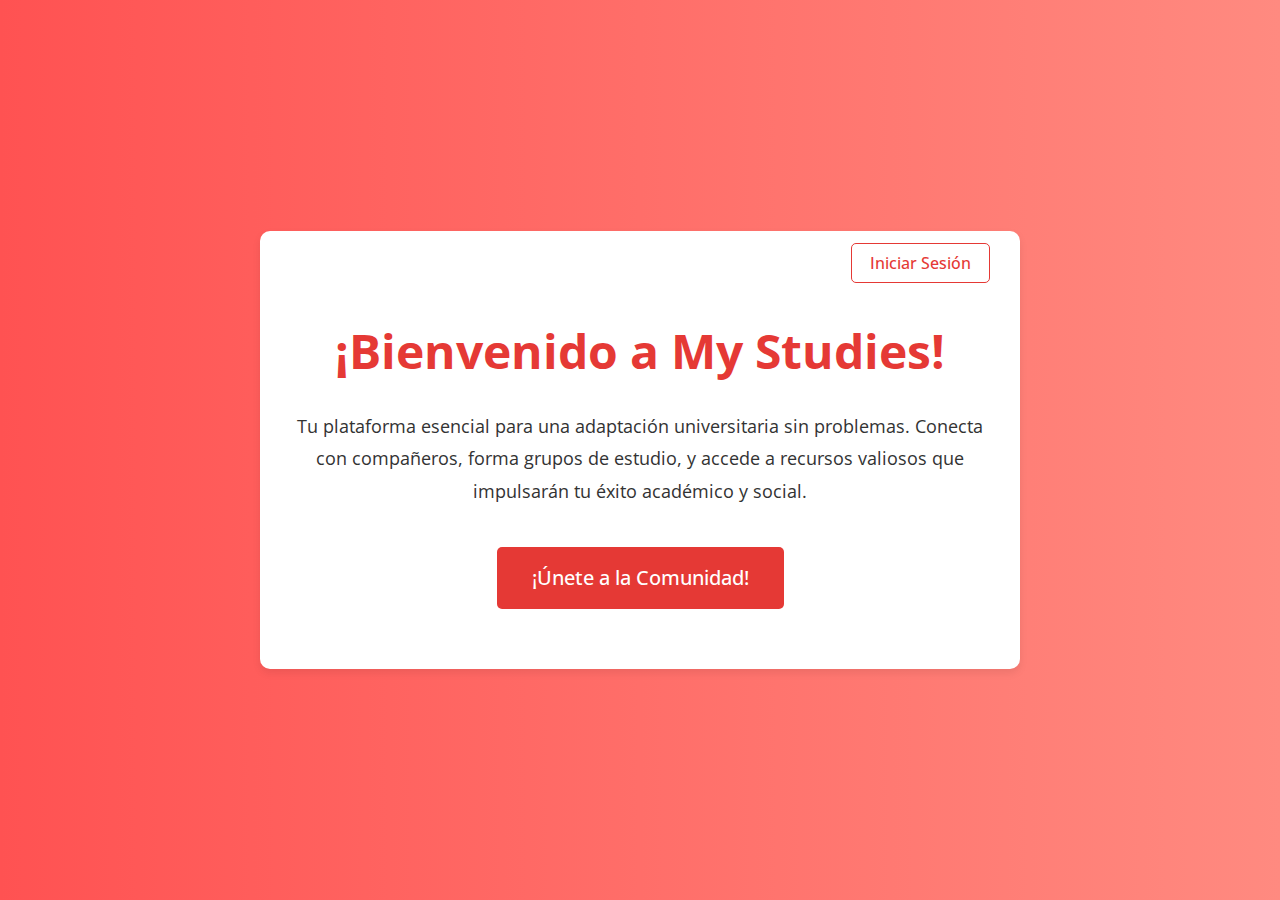
<file: index.html>
<!DOCTYPE html>
<html lang="es">
<head>
    <meta charset="UTF-8">
    <meta name="viewport" content="width=device-width, initial-scale=1.0">
    <title>My Studies - Tu Compañero Universitario</title>
    <link href="https://fonts.googleapis.com/css2?family=Open+Sans:wght@300;400;600;700&display=swap" rel="stylesheet">
    <link rel="stylesheet" href="landing.css"> 
</head>
<body>
    <div class="container">
        <div class="header-action">
            <a href="app.html" class="btn-secondary-inverted">Iniciar Sesión</a>
        </div>
        <h1>¡Bienvenido a My Studies!</h1>
        <p>Tu plataforma esencial para una adaptación universitaria sin problemas. Conecta con compañeros, forma grupos de estudio, y accede a recursos valiosos que impulsarán tu éxito académico y social.</p>
        <div class="cta-buttons">
            <a href="app.html?register=true" class="btn-primary">¡Únete a la Comunidad!</a>
            </div>
    </div>
</body>
</html>
</file>
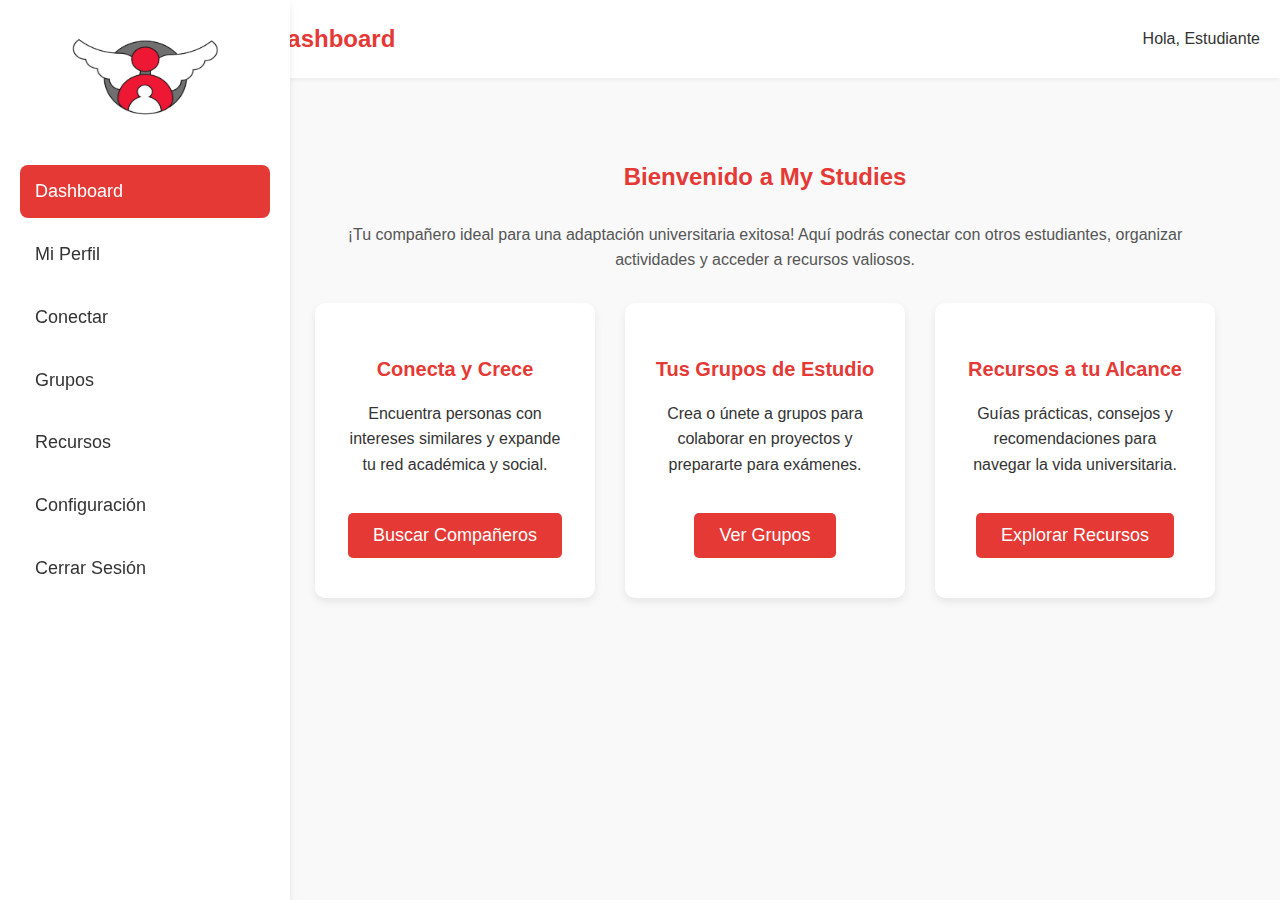
<file: app.html>
<!DOCTYPE html>
<html lang="es">
<head>
    <meta charset="UTF-8">
    <meta name="viewport" content="width=device-width, initial-scale=1.0">
    <title>My Studies - Aplicación</title>
    <link href="https://fonts.googleapis.com/css2?family=Poppins:wght@300;400;600;700&display=swap" rel="stylesheet">
    <link rel="stylesheet" href="app_styles.css"> </head>
<body>
    <div class="app-container">
        <aside class="sidebar" id="sidebar">
            <div class="logo"><img height="100" width="150" src="app_imagenes/logo.png" alt="" /></div>
            <nav class="main-nav">
                <ul>
                    <li><a href="#" data-section="dashboard" class="active">Dashboard</a></li>
                    <li><a href="#" data-section="profile">Mi Perfil</a></li>
                    <li><a href="#" data-section="connect">Conectar</a></li>
                    <li><a href="#" data-section="groups">Grupos</a></li>
                    <li><a href="#" data-section="resources">Recursos</a></li>
                    <li><a href="#" data-section="settings">Configuración</a></li>
                    <li><a href="#" id="logoutBtn">Cerrar Sesión</a></li>
                </ul>
            </nav>
        </aside>
        <main class="main-content">
            <header class="app-header">
                <span class="menu-toggle" id="menuToggle">&#9776;</span>
                <h1 id="pageTitle">Dashboard</h1>
                <div class="user-info">Hola, <span id="userName">Estudiante</span></div>
            </header>

            <section class="page-section active" id="dashboard">
                <div class="container">
                    <h2>Bienvenido a My Studies</h2>
                    <p>¡Tu compañero ideal para una adaptación universitaria exitosa! Aquí podrás conectar con otros estudiantes, organizar actividades y acceder a recursos valiosos.</p>

                    <div class="dashboard-cards">
                        <div class="d-card">
                            <h3>Conecta y Crece</h3>
                            <p>Encuentra personas con intereses similares y expande tu red académica y social.</p>
                            <button class="btn-primary" data-section-btn="connect">Buscar Compañeros</button>
                        </div>
                        <div class="d-card">
                            <h3>Tus Grupos de Estudio</h3>
                            <p>Crea o únete a grupos para colaborar en proyectos y prepararte para exámenes.</p>
                            <button class="btn-primary" data-section-btn="groups">Ver Grupos</button>
                        </div>
                        <div class="d-card">
                            <h3>Recursos a tu Alcance</h3>
                            <p>Guías prácticas, consejos y recomendaciones para navegar la vida universitaria.</p>
                            <button class="btn-primary" data-section-btn="resources">Explorar Recursos</button>
                        </div>
                    </div>
                </div>
            </section>

            <section class="page-section" id="profile">
                <div class="container">
                    <h2>Mi Perfil</h2>
                    <p>Aquí puedes ver y actualizar tu información. ¡Ayúdanos a conectarte con la gente correcta!</p>
                    <div class="profile-details">
                        <p><strong>Nombre:</strong> <span id="profileName"></span></p>
                        <p><strong>Correo Universitario:</strong> <span id="profileEmail"></span></p>
                        <p><strong>Universidad:</strong> <span id="profileUniversity"></span></p>
                        <p><strong>Carrera:</strong> <span id="profileCareer"></span></p>
                        <p><strong>Intereses:</strong> <span id="profileInterests"></span></p>
                    </div>
                    <button class="btn-primary" id="editProfileBtn">Editar Perfil</button>
                    
                    <div id="profileEditFormContainer" class="form-modal-container hidden">
                        <div class="form-modal-content">
                            <h3>Editar Información de Perfil</h3>
                            <form id="profileEditForm">
                                <label for="editName">Nombre Completo</label>
                                <input type="text" id="editName" name="editName" required>

                                <label for="editUniversity">Universidad</label>
                                <input type="text" id="editUniversity" name="editUniversity" required>

                                <label for="editCareer">Carrera</label>
                                <input type="text" id="editCareer" name="editCareer" required>

                                <label for="editInterests">Tus Intereses Principales (separados por comas)</label>
                                <textarea id="editInterests" name="editInterests" rows="3"></textarea>

                                <button type="submit" class="btn-primary">Guardar Cambios</button>
                                <button type="button" class="btn-secondary" id="cancelEditProfileBtn">Cancelar</button>
                            </form>
                            <div id="profileEditMessage" class="form-message success hidden"></div>
                        </div>
                    </div>
                </div>
            </section>
                    
            <section class="page-section" id="connect">
                <div class="container">
                    <h2>Conectar con Otros Estudiantes</h2>
                    <p>Encuentra a otros estudiantes por carrera, intereses o actividades.</p>
                    <div class="search-bar">
                        <input type="text" placeholder="Buscar por carrera, intereses o nombre...">
                        <button class="btn-primary">Buscar</button>
                    </div>
                    <div class="student-list">
                        <div class="student-card">
                            <h3>Ana López</h3>
                            <p><strong>Carrera:</strong> Diseño Gráfico</p>
                            <p><strong>Intereses:</strong> Arte, Fotografía, Marketing Digital</p>
                            <button class="btn-secondary">Enviar Conexión</button>
                        </div>
                        <div class="student-card">
                            <h3>Pedro García</h3>
                            <p><strong>Carrera:</strong> Ingeniería de Sistemas</p>
                            <p><strong>Intereses:</strong> Programación, Videojuegos, Ciberseguridad</p>
                            <button class="btn-secondary">Enviar Conexión</button>
                        </div>
                        <p class="small-text">*(La búsqueda y las conexiones son simuladas en este prototipo.)*</p>
                    </div>
                </div>
            </section>

            <section class="page-section" id="groups">
                <div class="container">
                    <h2>Mis Grupos de Estudio y Actividades</h2>
                    <p>Colabora y participa en comunidades. ¡Únete o crea tu propio grupo!</p>
                    <button class="btn-primary" id="createGroupBtn">Crear Nuevo Grupo</button>
                    <div class="group-list">
                        <div class="group-card">
                            <h3>Grupo de Estudio: Cálculo I</h3>
                            <p><strong>Miembros:</strong> 8</p>
                            <p><strong>Descripción:</strong> Apoyo para ejercicios y dudas de Cálculo I.</p>
                            <button class="btn-secondary">Ver Detalles</button>
                        </div>
                        <div class="group-card">
                            <h3>Club de Lectura Universitario</h3>
                            <p><strong>Miembros:</strong> 15</p>
                            <p><strong>Descripción:</strong> Reuniones semanales para discutir libros.</p>
                            <button class="btn-secondary">Unirse</button>
                        </div>
                    </div>
                    
                    <div id="groupCreateFormContainer" class="form-modal-container hidden">
                        <div class="form-modal-content">
                            <h3>Crear Nuevo Grupo</h3>
                            <form id="groupCreateForm">
                                <label for="groupName">Nombre del Grupo</label>
                                <input type="text" id="groupName" name="groupName" required>

                                <label for="groupType">Tipo de Grupo</label>
                                <select id="groupType" name="groupType">
                                    <option value="estudio">Estudio</option>
                                    <option value="social">Social</option>
                                    <option value="deportivo">Deportivo</option>
                                    <option value="cultural">Cultural</option>
                                    <option value="otros">Otros</option>
                                </select>

                                <label for="groupDescription">Descripción del Grupo</label>
                                <textarea id="groupDescription" name="groupDescription" rows="4"></textarea>

                                <button type="submit" class="btn-primary">Crear Grupo</button>
                                <button type="button" class="btn-secondary" id="cancelCreateGroupBtn">Cancelar</button>
                            </form>
                            <div id="groupCreateMessage" class="form-message success hidden"></div>
                        </div>
                    </div>
                </div>
            </section>

            <section class="page-section" id="resources">
                <div class="container">
                    <h2>Recursos y Guías</h2>
                    <p>Encuentra información útil para tu día a día universitario. Guías, consejos y más.</p>
                    <div class="resource-list">
                        <div class="resource-item">
                            <h3>Guía de Trámites Universitarios</h3>
                            <p>Todo lo que necesitas saber sobre matrículas, becas y documentos.</p>
                            <a href="#" class="btn-secondary">Leer Guía</a>
                        </div>
                        <div class="resource-item">
                            <h3>Consejos para el Primer Ciclo</h3>
                            <p>Supera los desafíos iniciales con estas recomendaciones clave.</p>
                            <a href="#" class="btn-secondary">Leer Consejos</a>
                        </div>
                        <p class="small-text">*(Los recursos son simulados en este prototipo.)*</p>
                    </div>
                </div>
            </section>
</file>
<file: landing.css>
:root {
    --primary-color: #E53935; 
    --secondary-color: #9E9E9E; 
    --text-color: #333; 
    --white: #FFFFFF; 
    --shadow-medium: 0 4px 8px rgba(0,0,0,0.08);
}

body {
    font-family: 'Open Sans', sans-serif;
    margin: 0;
    padding: 0;
    box-sizing: border-box;
    line-height: 1.6;
    color: var(--text-color);
    background: linear-gradient(to right, #FF5252, #FF8A80); 
    display: flex;
    justify-content: center;
    align-items: center;
    min-height: 100vh; 
    text-align: center;
    overflow: hidden; 
}

.container {
    background-color: var(--white);
    padding: 50px 30px;
    border-radius: 10px;
    box-shadow: var(--shadow-medium);
    max-width: 700px;
    margin: 20px;
    position: relative;
}

.header-action {
    position: absolute;
    top: 20px;
    right: 30px;
}

.header-action .btn-secondary-inverted {
    background-color: transparent;
    color: var(--primary-color); 
    border: 1px solid var(--primary-color); 
    padding: 8px 18px;
    border-radius: 5px;
    text-decoration: none;
    font-weight: 500; 
    font-size: 16px;
    transition: background-color 0.3s ease, color 0.3s ease;
}

.header-action .btn-secondary-inverted:hover {
    background-color: var(--primary-color);
    color: var(--white);
}

h1 {
    font-size: 48px; 
    font-weight: 700; 
    color: var(--primary-color);
    margin-bottom: 20px;
}

p {
    font-size: 18px; 
    font-weight: 400; 
    color: var(--text-color);
    margin-bottom: 30px;
    line-height: 1.8;
}

.cta-buttons .btn-primary {
    background-color: var(--primary-color); 
    color: var(--white);
    padding: 15px 35px;
    border-radius: 5px;
    text-decoration: none;
    font-weight: 500; 
    font-size: 20px; 
    transition: background-color 0.3s ease;
    display: inline-block;
    margin: 10px;
    border: none; 
}

.cta-buttons .btn-primary:hover {
    background-color: #C62828; 
}

.cta-buttons .btn-secondary {
    background-color: var(--white);
    color: var(--primary-color);
    padding: 15px 35px;
    border-radius: 5px;
    text-decoration: none;
    font-weight: 500; 
    font-size: 20px;
    transition: background-color 0.3s ease, color 0.3s ease, border-color 0.3s ease;
    display: inline-block;
    margin: 10px;
    border: 1px solid var(--primary-color); 
}

.cta-buttons .btn-secondary:hover {
    background-color: var(--primary-color);
    color: var(--white);
}

@media (max-width: 768px) {
    h1 {
        font-size: 36px;
    }
    p {
        font-size: 16px;
    }
    .cta-buttons .btn-primary,
    .cta-buttons .btn-secondary {
        font-size: 18px;
        padding: 12px 25px;
    }
    .header-action {
        top: 15px;
        right: 15px;
    }
    .header-action .btn-secondary-inverted {
        font-size: 14px;
        padding: 6px 12px;
    }
}

@media (max-width: 480px) {
    h1 {
        font-size: 28px;
    }
    p {
        font-size: 15px;
    }
    .cta-buttons .btn-primary,
    .cta-buttons .btn-secondary {
        display: block; 
        width: calc(100% - 20px); 
        margin: 10px auto;
    }
}
</file>
<file: app_styles.css>
:root {
    --primary-color: #E53935; 
    --secondary-color: #9E9E9E; 
    --text-color: #333; 
    --light-gray: #f9f9f9;
    --dark-gray: #555; 
    --white: #FFFFFF;
    --border-color: #e0e0e0; 
    --shadow-light: 0 2px 4px rgba(0,0,0,0.05);
    --shadow-medium: 0 4px 8px rgba(0,0,0,0.08);
    --shadow-heavy: 0 8px 16px rgba(0,0,0,0.2);
}

@import url('https://fonts.googleapis.com/css2?family=Open+Sans:wght@300;400;600;700&display=swap');

body {
    font-family: 'Open Sans', sans-serif; 
    margin: 0;
    padding: 0;
    box-sizing: border-box;
    line-height: 1.6;
    color: var(--text-color);
    background-color: var(--white); 
    overflow-x: hidden; 
}

.container {
    max-width: 900px;
    margin: 0 auto;
    padding: 20px;
}

h1 {
    font-size: 32px; 
    font-family: 'Open Sans', sans-serif;
    font-weight: 700; 
    color: var(--primary-color);
}

h2 {
    font-size: 24px; 
    font-family: 'Open Sans', sans-serif;
    font-weight: 600; 
    color: var(--primary-color);
}

p {
    font-size: 16px; 
    font-family: 'Open Sans', sans-serif;
    font-weight: 400; 
}

.btn-primary {
    background-color: var(--primary-color); 
    color: var(--white);
    padding: 12px 25px; 
    border-radius: 5px;
    text-decoration: none;
    font-weight: 500; 
    font-size: 18px; 
    transition: background-color 0.3s ease;
    border: none;
    cursor: pointer;
    display: inline-block;
    margin: 10px 0; 
}

.btn-primary:hover {
    background-color: #C62828; 
}

.btn-secondary {
    background-color: var(--white);
    color: var(--primary-color);
    padding: 10px 20px; 
    border-radius: 5px;
    text-decoration: none;
    font-weight: 500; 
    font-size: 18px; 
    transition: background-color 0.3s ease, color 0.3s ease, border-color 0.3s ease;
    border: 1px solid var(--primary-color);
    cursor: pointer;
    display: inline-block;
    margin: 8px 0;
}

.btn-secondary:hover {
    background-color: var(--primary-color);
    color: var(--white);
}

.app-container {
    display: flex;
    min-height: 100vh;
}

.sidebar {
    width: 250px;
    background-color: var(--white);
    box-shadow: var(--shadow-medium);
    padding: 20px;
    display: flex;
    flex-direction: column;
    transition: transform 0.3s ease-in-out;
    position: fixed;
    height: 100%;
    top: 0;
    left: 0;
    z-index: 1000;
}

.sidebar .logo {
    font-size: 2em; 
    font-weight: 700;
    color: var(--primary-color); 
    text-align: center;
    margin-bottom: 30px;
}

.sidebar .main-nav ul {
    list-style: none;
    padding: 0;
    margin: 0;
}

.sidebar .main-nav li {
    margin-bottom: 10px;
}

.sidebar .main-nav a {
    display: block;
    padding: 12px 15px;
    color: var(--text-color);
    text-decoration: none;
    border-radius: 8px;
    transition: background-color 0.3s ease, color 0.3s ease;
    font-weight: 500; 
    font-size: 18px; 
}

.sidebar .main-nav a:hover,
.sidebar .main-nav a.active {
    background-color: var(--primary-color); 
    color: var(--white);
}

.main-content {
    flex-grow: 1;
    margin-left: 250px;
    transition: margin-left 0.3s ease-in-out;
    background-color: var(--light-gray); 
    padding-bottom: 40px;
}

.app-header {
    background-color: var(--white);
    padding: 20px;
    box-shadow: var(--shadow-light);
    display: flex;
    align-items: center;
    justify-content: space-between;
    position: sticky;
    top: 0;
    z-index: 900;
}

.app-header h1 {
    margin: 0;
    font-size: 24px;
    font-weight: 600;
    color: var(--primary-color);
}

.app-header .user-info {
    font-weight: 500;
    color: var(--text-color);
    font-size: 16px;
}

.menu-toggle {
    font-size: 1.8em;
    cursor: pointer;
    margin-right: 20px;
    display: none;
    color: var(--primary-color);
}

.page-section {
    padding: 40px 30px; 
    display: none;
}

.page-section.active {
    display: block;
}

.page-section h2 {
    font-size: 24px; 
    margin-bottom: 25px;
    text-align: center;
}

.page-section p {
    font-size: 16px; 
    color: var(--dark-gray); 
    text-align: center;
    margin-bottom: 30px;
}

.small-text {
    font-size: 14px; 
    color: var(--dark-gray);
    text-align: center;
    margin-top: 20px;
}

.dashboard-cards {
    display: grid;
    grid-template-columns: repeat(auto-fit, minmax(280px, 1fr));
    gap: 30px;
    margin-top: 30px;
}

.d-card {
    background-color: var(--white);
    padding: 30px;
    border-radius: 10px;
    box-shadow: var(--shadow-medium);
    text-align: center;
    transition: transform 0.3s ease;
}

.d-card:hover {
    transform: translateY(-5px);
}

.d-card h3 {
    color: var(--primary-color);
    font-size: 20px; 
    font-weight: 600;
    margin-bottom: 15px;
}

.d-card p {
    font-size: 16px;
    color: var(--text-color);
    margin-bottom: 25px;
}

.profile-details {
    background-color: var(--white);
    padding: 30px;
    border-radius: 10px;
    box-shadow: var(--shadow-medium);
    max-width: 600px;
    margin: 30px auto;
    text-align: left;
}
.profile-details p {
    text-align: left;
    margin-bottom: 10px;
    font-size: 16px;
    color: var(--text-color);
}
.profile-details p strong {
    color: var(--primary-color);
    margin-right: 5px;
}
#editProfileBtn {
    display: block;
    margin: 30px auto 0;
    width: fit-content;
}

.search-bar {
    display: flex;
    gap: 15px; 
    max-width: 600px;
    margin: 30px auto 40px;
}
.search-bar input {
    flex-grow: 1;
    padding: 12px;
    border: 1px solid var(--border-color);
    border-radius: 5px;
    font-size: 16px;
    color: var(--text-color);
}
.search-bar button {
    padding: 12px 25px;
    border-radius: 5px;
}
.student-list {
    display: grid;
    grid-template-columns: repeat(auto-fit, minmax(280px, 1fr));
    gap: 25px;
}
.student-card {
    background-color: var(--white);
    padding: 25px;
    border-radius: 10px;
    box-shadow: var(--shadow-light);
    transition: transform 0.3s ease;
}
.student-card:hover {
    transform: translateY(-3px);
}
.student-card h3 {
    color: var(--primary-color);
    margin-top: 0;
    font-size: 20px;
    font-weight: 600;
}
.student-card p {
    text-align: left;
    margin-bottom: 8px;
    font-size: 16px;
    color: var(--dark-gray);
}
.student-card button {
    margin-top: 15px;
    width: 100%;
}

#createGroupBtn {
    display: block;
    margin: 30px auto 40px;
    width: fit-content;
}
.group-list {
    display: grid;
    grid-template-columns: repeat(auto-fit, minmax(280px, 1fr));
    gap: 25px;
}
.group-card {
    background-color: var(--white);
    padding: 25px;
    border-radius: 10px;
    box-shadow: var(--shadow-light);
    transition: transform 0.3s ease;
}
.group-card:hover {
    transform: translateY(-3px);
}
.group-card h3 {
    color: var(--primary-color);
    margin-top: 0;
    font-size: 20px;
    font-weight: 600;
}
.group-card p {
    text-align: left;
    margin-bottom: 8px;
    font-size: 16px;
    color: var(--dark-gray);
}
.group-card button {
    margin-top: 15px;
    width: 100%;
}

.resource-list {
    display: grid;
    grid-template-columns: 1fr;
    gap: 20px;
    max-width: 700px;
    margin: 30px auto;
}
.resource-item {
    background-color: var(--white);
    padding: 25px;
    border-radius: 10px;
    box-shadow: var(--shadow-light);
    display: flex;
    flex-direction: column;
    justify-content: space-between;
}
.resource-item h3 {
    color: var(--primary-color);
    margin-top: 0;
    margin-bottom: 10px;
    font-size: 20px;
    font-weight: 600;
}
.resource-item p {
    text-align: left;
    font-size: 16px;
    color: var(--dark-gray);
    flex-grow: 1;
}
.resource-item .btn-secondary {
    align-self: flex-start;
    margin-top: 15px;
}

.settings-options {
    background-color: var(--white);
    padding: 30px;
    border-radius: 10px;
    box-shadow: var(--shadow-medium);
    max-width: 600px;
    margin: 30px auto;
    text-align: left;
}
.setting-item {
    display: flex;
    justify-content: space-between;
    align-items: center;
    margin-bottom: 20px;
    padding-bottom: 20px;
    border-bottom: 1px solid var(--border-color);
}
.setting-item:last-child {
    border-bottom: none;
    margin-bottom: 0;
    padding-bottom: 0;
}
.setting-item h3 {
    margin: 0;
    font-size: 18px; 
    font-weight: 500;
    color: var(--primary-color);
}
.setting-item p {
    margin: 0;
    font-size: 16px;
    color: var(--dark-gray);
    text-align: left;
}

.switch {
    position: relative;
    display: inline-block;
    width: 50px;
    height: 28px;
}

.switch input {
    opacity: 0;
    width: 0;
    height: 0;
}

.slider {
    position: absolute;
    cursor: pointer;
    top: 0;
    left: 0;
    right: 0;
    bottom: 0;
    background-color: var(--secondary-color); 
    -webkit-transition: .4s;
    transition: .4s;
}

.slider:before {
    position: absolute;
    content: "";
    height: 20px;
    width: 20px;
    left: 4px;
    bottom: 4px;
    background-color: white;
    -webkit-transition: .4s;
    transition: .4s;
}

input:checked + .slider {
    background-color: var(--primary-color); 
}

input:focus + .slider {
    box-shadow: 0 0 1px var(--primary-color);
}

input:checked + .slider:before {
    -webkit-transform: translateX(22px);
    -ms-transform: translateX(22px);
    transform: translateX(22px);
}

.slider.round {
    border-radius: 28px;
}

.slider.round:before {
    border-radius: 50%;
}



#auth-screen {
    background: linear-gradient(to right, #FF5252, #FF8A80); 
    color: var(--white);
    padding: 20px;
    display: flex;
    flex-direction: column;
    justify-content: center;
    align-items: center;
    text-align: center;
    height: 100vh;
    width: 100%;
    position: fixed;
    top: 0;
    left: 0;
    z-index: 2000;
    box-sizing: border-box;
}

.auth-form-wrapper {
    background-color: var(--white);
    padding: 40px;
    border-radius: 10px;
    box-shadow: var(--shadow-heavy);
    max-width: 450px;
    width: 90%;
    text-align: left;
    color: var(--text-color);
}

.auth-form-wrapper h2 {
    font-size: 24px; /* H2 */
    font-weight: 600;
    color: var(--primary-color);
    margin-bottom: 25px;
    text-align: center;
}

.auth-form-wrapper label {
    display: block;
    margin-bottom: 8px;
    font-weight: 600;
    color: var(--dark-gray);
    font-size: 16px;
}

.auth-form-wrapper input[type="email"],
.auth-form-wrapper input[type="password"],
.auth-form-wrapper input[type="text"],
.auth-form-wrapper textarea {
    width: calc(100% - 24px);
    padding: 12px;
    margin-bottom: 20px;
    border: 1px solid var(--border-color);
    border-radius: 5px;
    font-size: 16px;
    color: var(--text-color);
}

.auth-form-wrapper input:focus,
.auth-form-wrapper textarea:focus {
    border-color: var(--primary-color);
    outline: none;
}

.auth-form-wrapper textarea {
    resize: vertical;
    min-height: 80px;
}

.auth-form-wrapper button {
    background-color: var(--primary-color); 
    color: var(--white);
    border: none;
    cursor: pointer;
    width: 100%;
    padding: 15px;
    border-radius: 5px;
    font-size: 18px; 
    font-weight: 500;
    transition: background-color 0.3s ease;
    margin-top: 10px;
}

.auth-form-wrapper button:hover {
    background-color: #C62828;
}

.auth-form-wrapper .toggle-auth {
    text-align: center;
    margin-top: 20px;
    font-size: 16px;
    color: var(--dark-gray);
}

.auth-form-wrapper .toggle-auth a {
    color: var(--primary-color); 
    text-decoration: none;
    font-weight: 600;
}

.auth-form-wrapper .toggle-auth a:hover {
    text-decoration: underline;
}

.auth-message {
    padding: 15px;
    border-radius: 5px;
    margin-top: 20px;
    font-weight: 600;
    text-align: center;
    font-size: 16px;
}

.auth-message.success {
    background-color: #d4edda;
    color: #155724;
    border: 1px solid #c3e6cb;
}
.auth-message.error {
    background-color: #f8d7da;
    color: #721c24;
    border: 1px solid #f5c6cb;
}

.hidden {
    display: none;
}

@media (max-width: 768px) {
    .sidebar {
        transform: translateX(-250px);
        width: 200px;
        padding: 15px;
    }
    .sidebar.active {
        transform: translateX(0);
    }
    .main-content {
        margin-left: 0;
    }
    .app-header {
        padding: 15px;
    }
    .app-header h1 {
        font-size: 20px; 
    }
    .menu-toggle {
        display: block;
    }

    .app-container.sidebar-open .main-content {
        margin-left: 200px;
    }

    .dashboard-cards,
    .student-list,
    .group-list,
    .resource-list {
        grid-template-columns: 1fr;
    }

    .page-section h2 {
        font-size: 20px; 
    }
    .page-section p {
        font-size: 15px;
    }

    .search-bar {
        flex-direction: column;
    }
    .search-bar button {
        width: 100%;
    }

    .auth-form-wrapper {
        padding: 30px;
    }
    .auth-form-wrapper h2 {
        font-size: 20px;
    }
    .auth-form-wrapper input,
    .auth-form-wrapper textarea,
    .auth-form-wrapper button,
    .auth-form-wrapper .toggle-auth {
        font-size: 15px;
    }
}

.form-modal-container {
    position: fixed;
    top: 0;
    left: 0;
    width: 100%;
    height: 100%;
    background-color: rgba(0, 0, 0, 0.6); 
    display: flex;
    justify-content: center;
    align-items: center;
    z-index: 1500; 
}

.form-modal-content {
    background-color: var(--white);
    padding: 30px;
    border-radius: 10px;
    box-shadow: var(--shadow-heavy);
    max-width: 500px;
    width: 90%;
    text-align: left;
    color: var(--text-color);
    position: relative; 
}

.form-modal-content h3 {
    font-size: 20px; 
    font-weight: 600;
    color: var(--primary-color);
    margin-bottom: 20px;
    text-align: center;
}

.form-modal-content form label {
    display: block;
    margin-bottom: 8px;
    font-weight: 600;
    color: var(--dark-gray);
    font-size: 16px;
}

.form-modal-content form input[type="text"],
.form-modal-content form input[type="email"],
.form-modal-content form textarea,
.form-modal-content form select {
    width: calc(100% - 24px); 
    padding: 12px;
    margin-bottom: 20px;
    border: 1px solid var(--border-color);
    border-radius: 5px;
    font-size: 16px;
    color: var(--text-color);
}

.form-modal-content form input:focus,
.form-modal-content form textarea:focus,
.form-modal-content form select:focus {
    border-color: var(--primary-color);
    outline: none;
}

.form-modal-content form textarea {
    resize: vertical;
    min-height: 80px;
}

.form-modal-content form button {
    margin-top: 10px;
    margin-right: 10px; 
    width: auto; 
}

.form-modal-content form .btn-primary {
    background-color: var(--primary-color);
    color: var(--white);
}

.form-modal-content form .btn-primary:hover {
    background-color: #C62828;
}

.form-modal-content form .btn-secondary {
    background-color: var(--white);
    color: var(--primary-color);
    border: 1px solid var(--primary-color);
}

.form-modal-content form .btn-secondary:hover {
    background-color: var(--primary-color);
    color: var(--white);
}

.form-message {
    padding: 15px;
    border-radius: 5px;
    margin-top: 20px;
    font-weight: 600;
    text-align: center;
    font-size: 16px;
}

.form-message.success {
    background-color: #d4edda; 
    color: #155724; 
    border: 1px solid #c3e6cb;
}
.form-message.error {
    background-color: #f8d7da; 
    color: #721c24; 
    border: 1px solid #f5c6cb;
}
.hidden {
    display: none;
}

#auth-screen {
    z-index: 2000;
}
</file>
